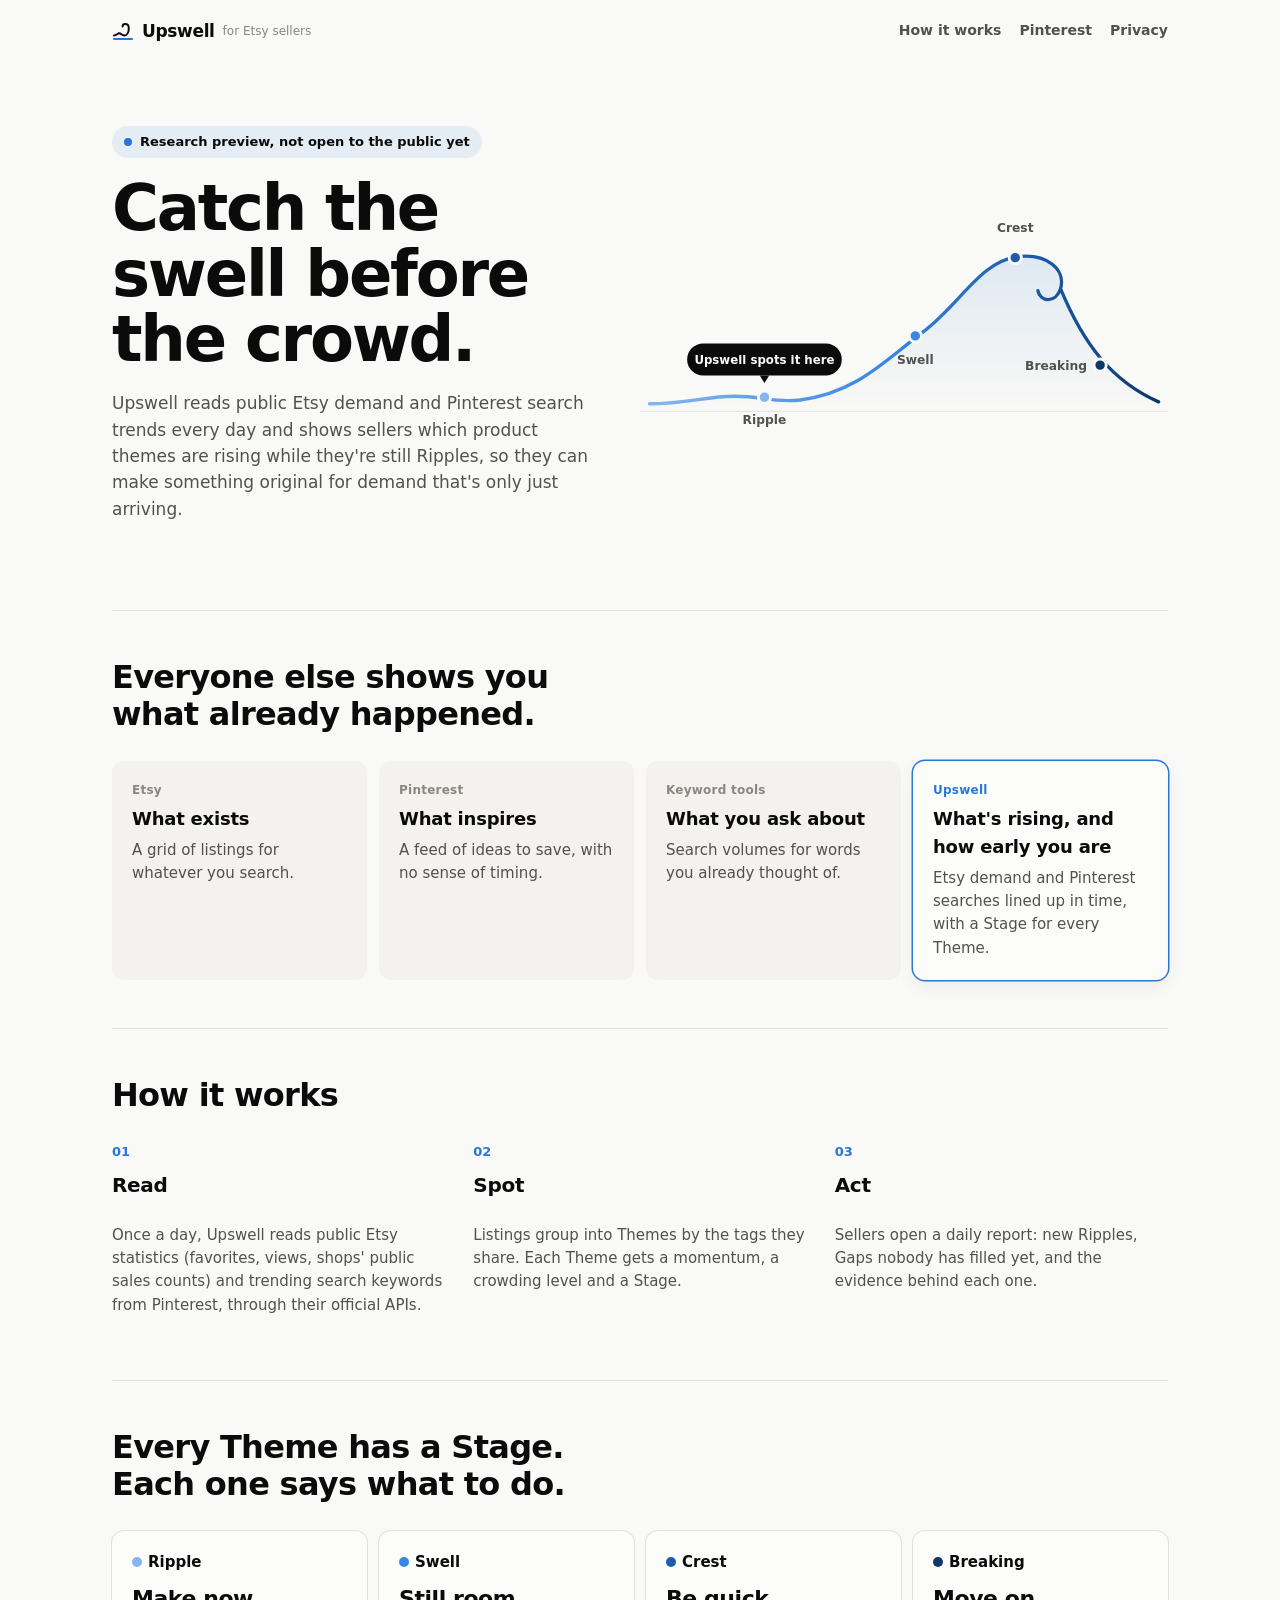
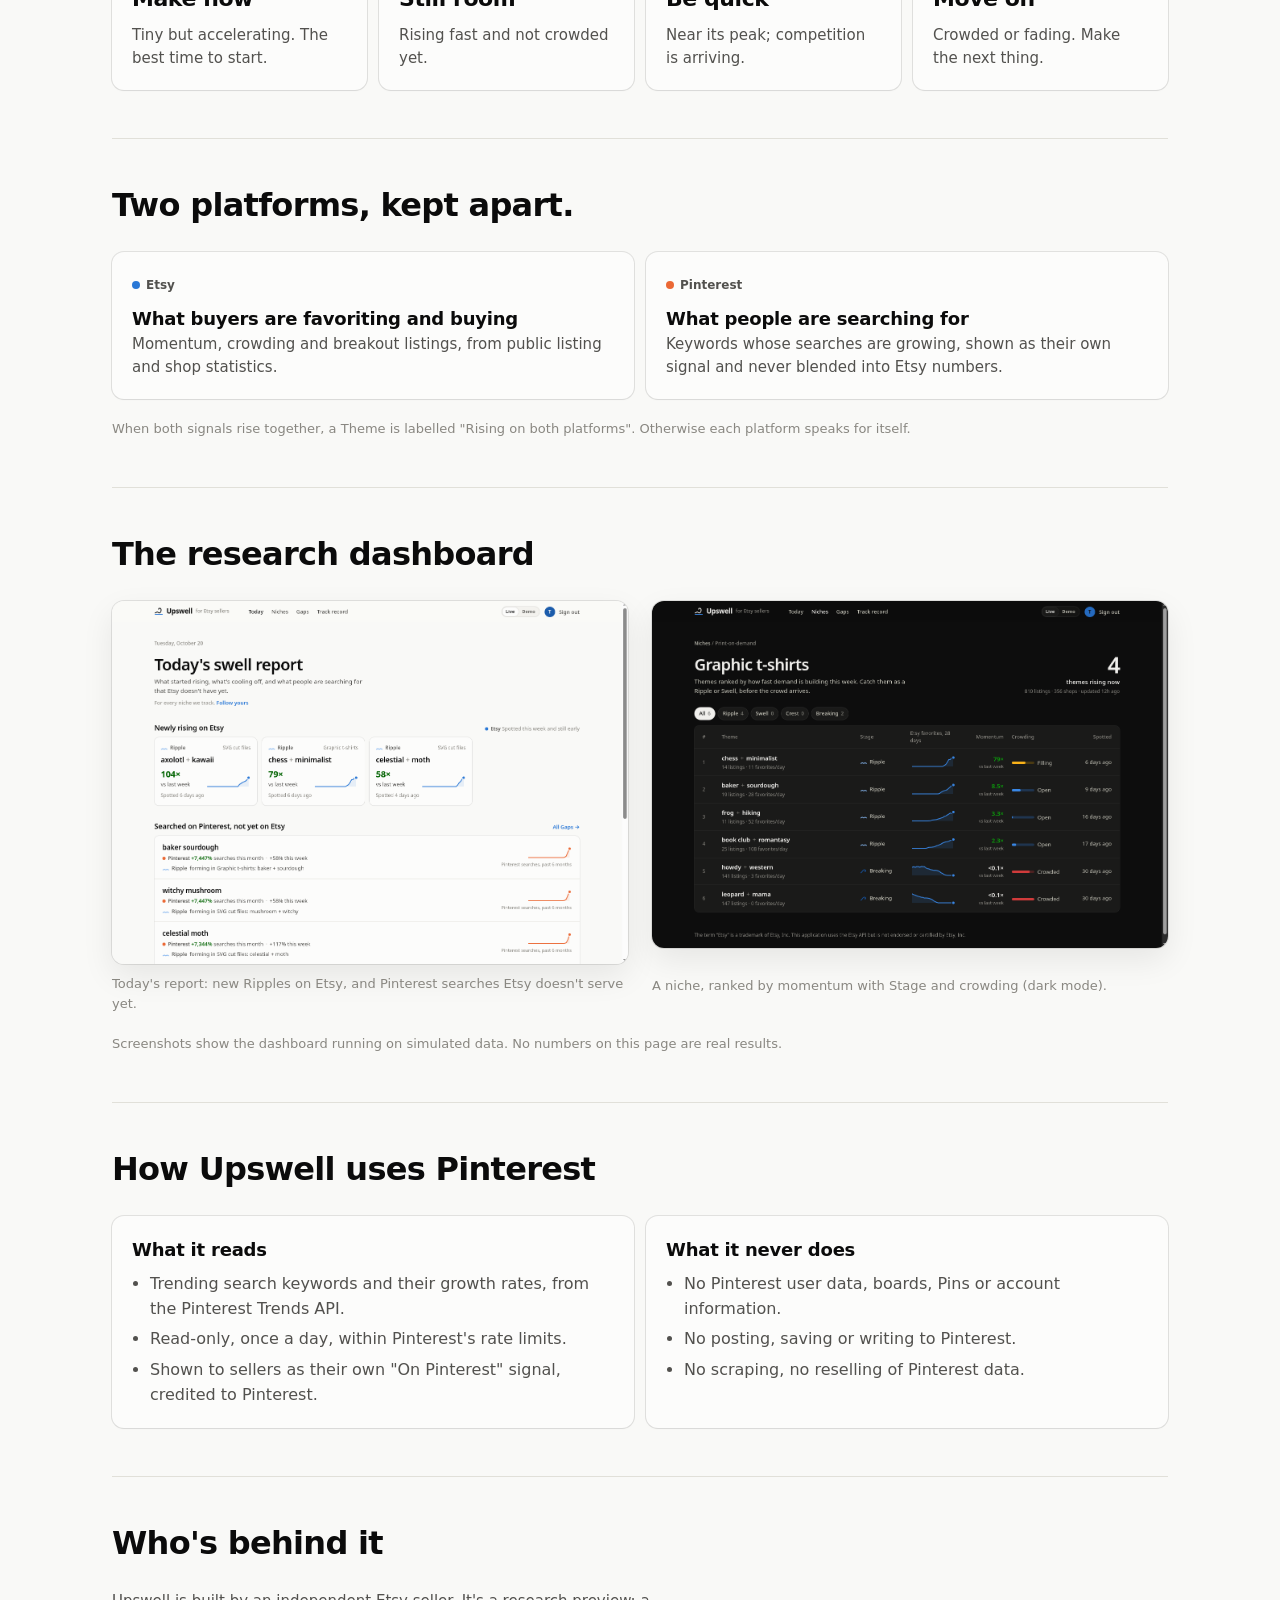
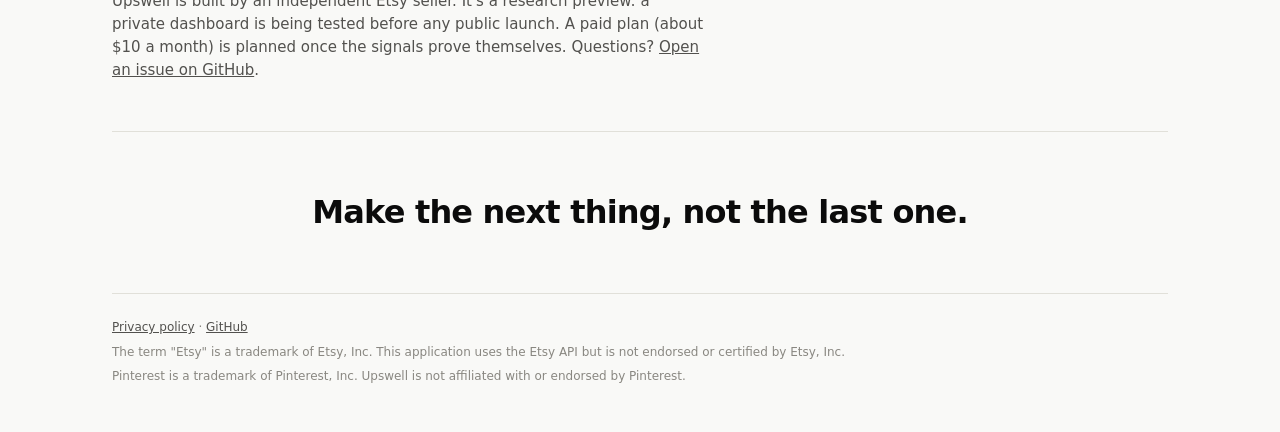
<file: index.html>
<!doctype html>
<html lang="en">
<head>
  <meta charset="utf-8">
  <meta name="viewport" content="width=device-width, initial-scale=1">
  <title>Upswell · Catch the swell before the crowd</title>
  <meta name="description" content="Upswell is a research project that shows Etsy sellers which product themes are rising while they're still early, from public Etsy statistics and Pinterest search trends.">
  <link rel="icon" href="assets/icon.svg" type="image/svg+xml">
  <link rel="stylesheet" href="assets/site.css">
</head>
<body>
  <div class="wrap">
    <header class="top">
      <a class="brand" href="./" aria-label="Upswell home">
        <svg width="22" height="22" viewBox="0 0 22 22" aria-hidden="true">
          <path d="M2 15.5c2.6 0 3.4-2.2 5.2-2.2s2.6 2.2 5 2.2c3.3 0 4.6-4 4.6-7.3 0-2.6-1.6-4.2-3.6-4.2-1.5 0-2.6 1-2.6 2.4" fill="none" stroke="currentColor" stroke-width="2" stroke-linecap="round" stroke-linejoin="round"/>
          <path d="M2 19h18" stroke="var(--series-1)" stroke-width="2" stroke-linecap="round"/>
        </svg>
        Upswell <small>for Etsy sellers</small>
      </a>
      <nav aria-label="Main">
        <a class="wide" href="#how">How it works</a>
        <a href="#pinterest">Pinterest</a>
        <a href="privacy/">Privacy</a>
      </nav>
    </header>

    <main>
      <section class="hero">
        <div class="hero-text">
          <p class="status"><i></i>Research preview, not open to the public yet</p>
          <h1 class="headline">Catch the swell before the crowd.</h1>
          <p class="sub">
            Upswell reads public Etsy demand and Pinterest search trends every day and shows sellers which product
            themes are rising while they're still Ripples, so they can make something original for demand that's only
            just arriving.
          </p>
        </div>
        <figure aria-label="A theme's life as a wave: Ripple, Swell, Crest, Breaking. Upswell spots it at the Ripple." style="margin:0">
          <svg viewBox="0 0 560 260" class="swell" aria-hidden="true">
            <defs>
              <linearGradient id="swell-gradient" x1="0" x2="1" y1="0" y2="0">
                <stop offset="0%" stop-color="var(--stage-1)"/>
                <stop offset="45%" stop-color="var(--stage-2)"/>
                <stop offset="75%" stop-color="var(--stage-3)"/>
                <stop offset="100%" stop-color="var(--stage-4)"/>
              </linearGradient>
              <linearGradient id="swell-wash" x1="0" x2="0" y1="0" y2="1">
                <stop offset="0%" stop-color="var(--series-1)" stop-opacity="0.12"/>
                <stop offset="100%" stop-color="var(--series-1)" stop-opacity="0"/>
              </linearGradient>
            </defs>
            <line x1="0" x2="560" y1="222" y2="222" class="water"/>
            <path class="wash" fill="url(#swell-wash)" d="M10 214 C50 214 70 206 100 206 C130 206 140 213 170 210 C230 202 260 168 300 138 C340 108 360 64 400 58 C432 54 452 72 446 92 C470 150 500 190 550 212 L550 222 L10 222 Z"/>
            <path class="wave" stroke="url(#swell-gradient)" d="M10 214 C50 214 70 206 100 206 C130 206 140 213 170 210 C230 202 260 168 300 138 C340 108 360 64 400 58 C432 54 452 72 446 92 C441 108 424 106 422 94 M446 92 C470 150 500 190 550 212"/>
            <g class="marker"><circle cx="132" cy="207" r="6.5" fill="var(--stage-1)" stroke="var(--page)" stroke-width="3"/><text x="132" y="236" text-anchor="middle" class="label">Ripple</text></g>
            <g class="marker"><circle cx="292" cy="142" r="6.5" fill="var(--stage-2)" stroke="var(--page)" stroke-width="3"/><text x="292" y="172" text-anchor="middle" class="label">Swell</text></g>
            <g class="marker"><circle cx="398" cy="59" r="6.5" fill="var(--stage-3)" stroke="var(--page)" stroke-width="3"/><text x="398" y="32" text-anchor="middle" class="label">Crest</text></g>
            <g class="marker"><circle cx="488" cy="173" r="6.5" fill="var(--stage-4)" stroke="var(--page)" stroke-width="3"/><text x="474" y="178" text-anchor="end" class="label">Breaking</text></g>
            <g class="callout">
              <path d="M132 192 L127 184 L137 184 Z"/>
              <rect x="50" y="150" width="164" height="34" rx="17"/>
              <text x="132" y="171.5" text-anchor="middle">Upswell spots it here</text>
            </g>
          </svg>
        </figure>
      </section>

      <section class="block">
        <h2>Everyone else shows you what already happened.</h2>
        <div class="grid four">
          <div class="tile"><p class="who">Etsy</p><p class="big">What exists</p><p class="dim">A grid of listings for whatever you search.</p></div>
          <div class="tile"><p class="who">Pinterest</p><p class="big">What inspires</p><p class="dim">A feed of ideas to save, with no sense of timing.</p></div>
          <div class="tile"><p class="who">Keyword tools</p><p class="big">What you ask about</p><p class="dim">Search volumes for words you already thought of.</p></div>
          <div class="tile us"><p class="who">Upswell</p><p class="big">What's rising, and how early you are</p><p class="dim">Etsy demand and Pinterest searches lined up in time, with a Stage for every Theme.</p></div>
        </div>
      </section>

      <section class="block" id="how">
        <h2>How it works</h2>
        <ol class="steps grid three" style="gap:28px">
          <li><span class="step-n">01</span><h3>Read</h3><p class="dim">Once a day, Upswell reads public Etsy statistics (favorites, views, shops' public sales counts) and trending search keywords from Pinterest, through their official APIs.</p></li>
          <li><span class="step-n">02</span><h3>Spot</h3><p class="dim">Listings group into Themes by the tags they share. Each Theme gets a momentum, a crowding level and a Stage.</p></li>
          <li><span class="step-n">03</span><h3>Act</h3><p class="dim">Sellers open a daily report: new Ripples, Gaps nobody has filled yet, and the evidence behind each one.</p></li>
        </ol>
      </section>

      <section class="block">
        <h2>Every Theme has a Stage. Each one says what to do.</h2>
        <ul class="steps grid four">
          <li class="card"><span class="stage ripple"><i></i>Ripple</span><p class="advice">Make now</p><p class="dim">Tiny but accelerating. The best time to start.</p></li>
          <li class="card"><span class="stage swell"><i></i>Swell</span><p class="advice">Still room</p><p class="dim">Rising fast and not crowded yet.</p></li>
          <li class="card"><span class="stage crest"><i></i>Crest</span><p class="advice">Be quick</p><p class="dim">Near its peak; competition is arriving.</p></li>
          <li class="card"><span class="stage breaking"><i></i>Breaking</span><p class="advice">Move on</p><p class="dim">Crowded or fading. Make the next thing.</p></li>
        </ul>
      </section>

      <section class="block">
        <h2>Two platforms, kept apart.</h2>
        <div class="grid two">
          <div class="card">
            <span class="platform etsy"><i></i>Etsy</span>
            <p class="big" style="margin-top:8px">What buyers are favoriting and buying</p>
            <p class="dim">Momentum, crowding and breakout listings, from public listing and shop statistics.</p>
          </div>
          <div class="card">
            <span class="platform pinterest"><i></i>Pinterest</span>
            <p class="big" style="margin-top:8px">What people are searching for</p>
            <p class="dim">Keywords whose searches are growing, shown as their own signal and never blended into Etsy numbers.</p>
          </div>
        </div>
        <p class="note">When both signals rise together, a Theme is labelled "Rising on both platforms". Otherwise each platform speaks for itself.</p>
      </section>

      <section class="block">
        <h2>The research dashboard</h2>
        <div class="grid two" style="gap:24px">
          <figure class="shot"><img src="docs/images/today.png" alt="Today's swell report: newly rising Etsy themes and Pinterest searches not yet on Etsy" width="1281" height="900"><figcaption>Today's report: new Ripples on Etsy, and Pinterest searches Etsy doesn't serve yet.</figcaption></figure>
          <figure class="shot"><img src="docs/images/niche-dark.png" alt="A niche page ranking themes by momentum, with stage and crowding" width="1281" height="860"><figcaption>A niche, ranked by momentum with Stage and crowding (dark mode).</figcaption></figure>
        </div>
        <p class="note">Screenshots show the dashboard running on simulated data. No numbers on this page are real results.</p>
      </section>

      <section class="block" id="pinterest">
        <h2>How Upswell uses Pinterest</h2>
        <div class="grid two">
          <div class="card">
            <p class="big">What it reads</p>
            <ul class="list">
              <li>Trending search keywords and their growth rates, from the Pinterest Trends API.</li>
              <li>Read-only, once a day, within Pinterest's rate limits.</li>
              <li>Shown to sellers as their own "On Pinterest" signal, credited to Pinterest.</li>
            </ul>
          </div>
          <div class="card">
            <p class="big">What it never does</p>
            <ul class="list">
              <li>No Pinterest user data, boards, Pins or account information.</li>
              <li>No posting, saving or writing to Pinterest.</li>
              <li>No scraping, no reselling of Pinterest data.</li>
            </ul>
          </div>
        </div>
      </section>

      <section class="block">
        <h2>Who's behind it</h2>
        <p class="dim" style="max-width:62ch;margin:0">
          Upswell is built by an independent Etsy seller. It's a research preview: a private dashboard is being tested
          before any public launch. A paid plan (about $10 a month) is planned once the signals prove themselves.
          Questions? <a href="https://github.com/2styx2/upswell/issues">Open an issue on GitHub</a>.
        </p>
      </section>

      <p class="closing">Make the next thing, not the last one.</p>
    </main>

    <footer>
      <p><a href="privacy/">Privacy policy</a> · <a href="https://github.com/2styx2/upswell">GitHub</a></p>
      <p>The term "Etsy" is a trademark of Etsy, Inc. This application uses the Etsy API but is not endorsed or certified by Etsy, Inc.</p>
      <p>Pinterest is a trademark of Pinterest, Inc. Upswell is not affiliated with or endorsed by Pinterest.</p>
    </footer>
  </div>
</body>
</html>
</file>
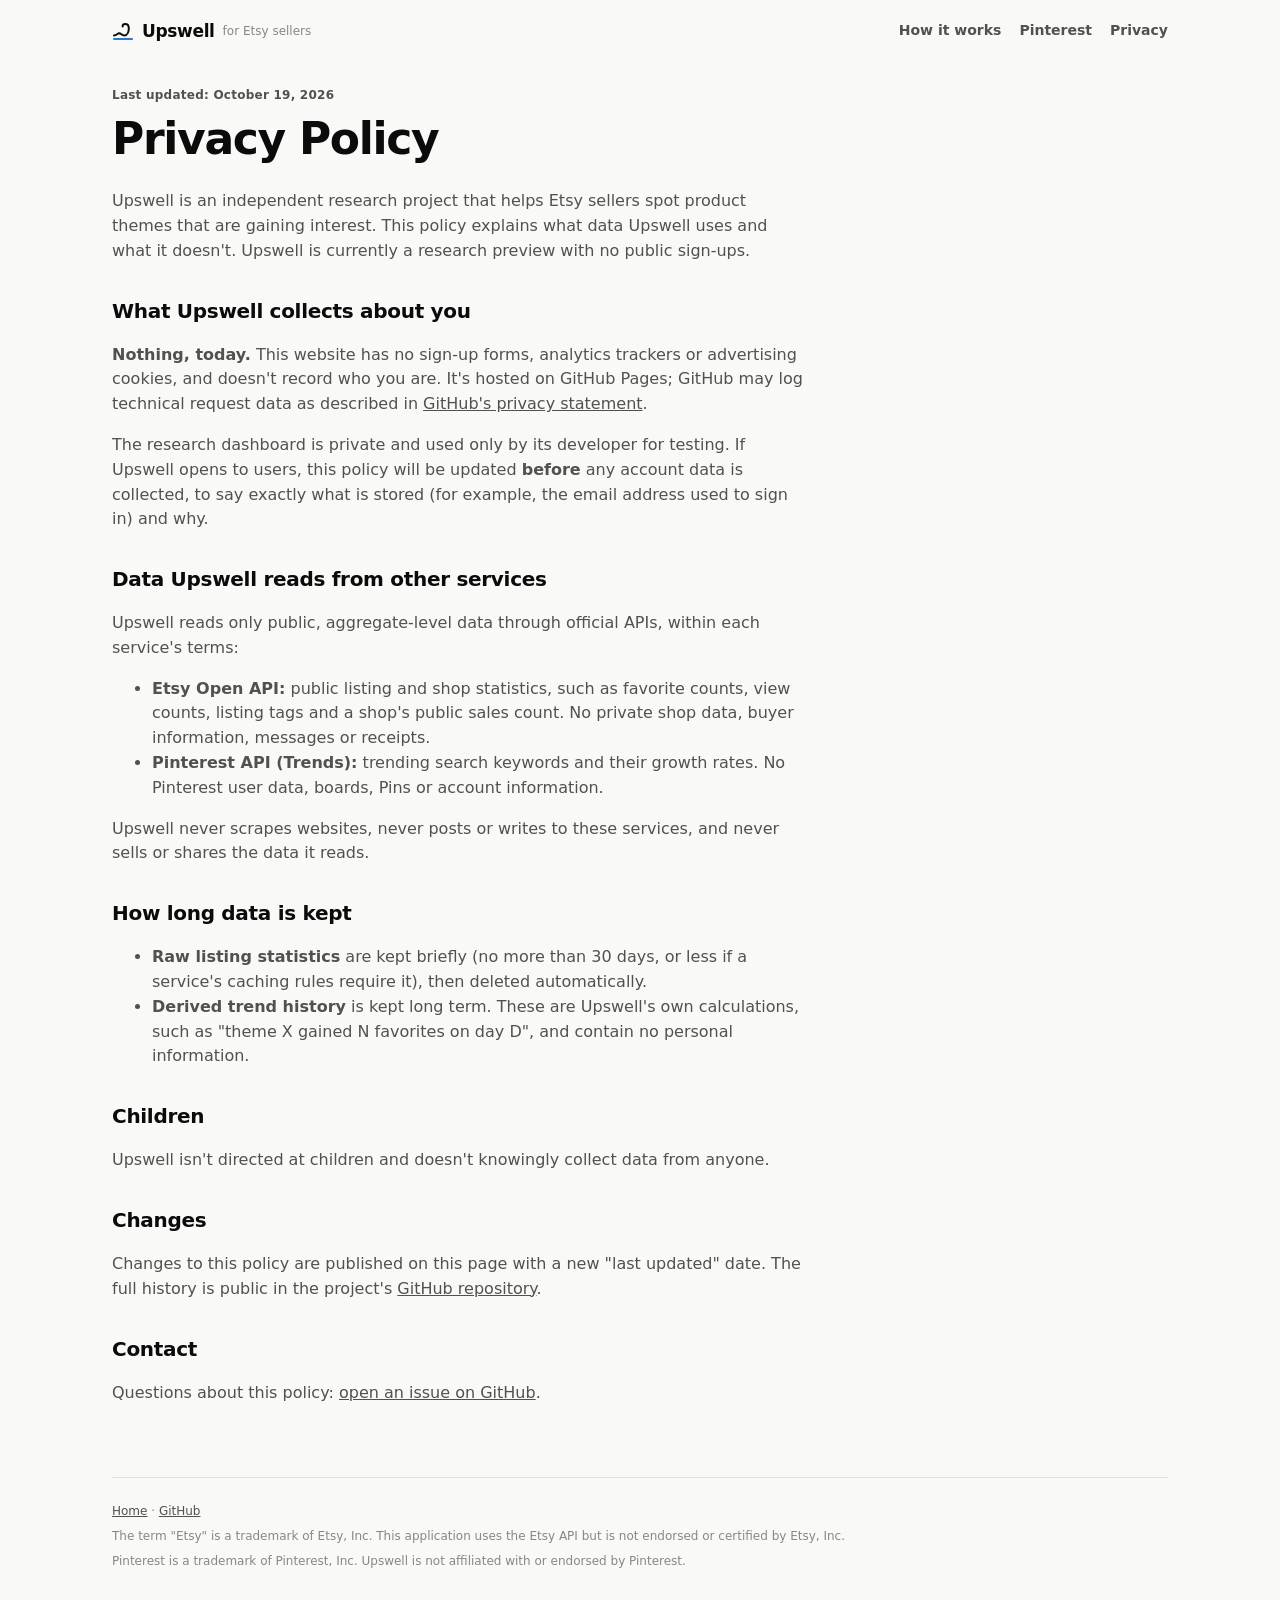
<file: privacy/index.html>
<!doctype html>
<html lang="en">
<head>
  <meta charset="utf-8">
  <meta name="viewport" content="width=device-width, initial-scale=1">
  <title>Privacy Policy · Upswell</title>
  <meta name="description" content="What data Upswell uses, and what it doesn't.">
  <link rel="icon" href="../assets/icon.svg" type="image/svg+xml">
  <link rel="stylesheet" href="../assets/site.css">
</head>
<body>
  <div class="wrap">
    <header class="top">
      <a class="brand" href="../" aria-label="Upswell home">
        <svg width="22" height="22" viewBox="0 0 22 22" aria-hidden="true">
          <path d="M2 15.5c2.6 0 3.4-2.2 5.2-2.2s2.6 2.2 5 2.2c3.3 0 4.6-4 4.6-7.3 0-2.6-1.6-4.2-3.6-4.2-1.5 0-2.6 1-2.6 2.4" fill="none" stroke="currentColor" stroke-width="2" stroke-linecap="round" stroke-linejoin="round"/>
          <path d="M2 19h18" stroke="var(--series-1)" stroke-width="2" stroke-linecap="round"/>
        </svg>
        Upswell <small>for Etsy sellers</small>
      </a>
      <nav aria-label="Main">
        <a class="wide" href="../#how">How it works</a>
        <a href="../#pinterest">Pinterest</a>
        <a href="./" aria-current="page">Privacy</a>
      </nav>
    </header>

    <main class="prose">
      <p class="eyebrow">Last updated: October 19, 2026</p>
      <h1>Privacy Policy</h1>
      <p>
        Upswell is an independent research project that helps Etsy sellers spot product themes that are gaining
        interest. This policy explains what data Upswell uses and what it doesn't. Upswell is currently a research
        preview with no public sign-ups.
      </p>

      <h2>What Upswell collects about you</h2>
      <p>
        <strong>Nothing, today.</strong> This website has no sign-up forms, analytics trackers or advertising cookies,
        and doesn't record who you are. It's hosted on GitHub Pages; GitHub may log technical request data as described
        in <a href="https://docs.github.com/site-policy/privacy-policies/github-general-privacy-statement">GitHub's privacy statement</a>.
      </p>
      <p>
        The research dashboard is private and used only by its developer for testing. If Upswell opens to users, this
        policy will be updated <strong>before</strong> any account data is collected, to say exactly what is stored (for
        example, the email address used to sign in) and why.
      </p>

      <h2>Data Upswell reads from other services</h2>
      <p>Upswell reads only public, aggregate-level data through official APIs, within each service's terms:</p>
      <ul>
        <li><strong>Etsy Open API:</strong> public listing and shop statistics, such as favorite counts, view counts,
          listing tags and a shop's public sales count. No private shop data, buyer information, messages or receipts.</li>
        <li><strong>Pinterest API (Trends):</strong> trending search keywords and their growth rates. No Pinterest user
          data, boards, Pins or account information.</li>
      </ul>
      <p>Upswell never scrapes websites, never posts or writes to these services, and never sells or shares the data it reads.</p>

      <h2>How long data is kept</h2>
      <ul>
        <li><strong>Raw listing statistics</strong> are kept briefly (no more than 30 days, or less if a service's
          caching rules require it), then deleted automatically.</li>
        <li><strong>Derived trend history</strong> is kept long term. These are Upswell's own calculations, such as
          "theme X gained N favorites on day D", and contain no personal information.</li>
      </ul>

      <h2>Children</h2>
      <p>Upswell isn't directed at children and doesn't knowingly collect data from anyone.</p>

      <h2>Changes</h2>
      <p>
        Changes to this policy are published on this page with a new "last updated" date. The full history is public in
        the project's <a href="https://github.com/2styx2/upswell">GitHub repository</a>.
      </p>

      <h2>Contact</h2>
      <p>Questions about this policy: <a href="https://github.com/2styx2/upswell/issues">open an issue on GitHub</a>.</p>
    </main>

    <footer>
      <p><a href="../">Home</a> · <a href="https://github.com/2styx2/upswell">GitHub</a></p>
      <p>The term "Etsy" is a trademark of Etsy, Inc. This application uses the Etsy API but is not endorsed or certified by Etsy, Inc.</p>
      <p>Pinterest is a trademark of Pinterest, Inc. Upswell is not affiliated with or endorsed by Pinterest.</p>
    </footer>
  </div>
</body>
</html>
</file>
<file: assets/site.css>
/* Upswell public site: the same tokens as the app (paper, ink, one data blue). */
:root {
  color-scheme: light;
  --page: #f9f9f7;
  --surface: #fcfcfb;
  --surface-sunk: #f3f2ee;
  --ink: #0b0b0b;
  --ink-2: #52514e;
  --muted: #898781;
  --grid: #e1e0d9;
  --border: rgba(11, 11, 11, 0.1);
  --series-1: #2a78d6;
  --series-1-wash: rgba(42, 120, 214, 0.1);
  --series-2: #eb6834;
  --stage-1: #86b6ef;
  --stage-2: #3987e5;
  --stage-3: #1c5cab;
  --stage-4: #0d366b;
  --ease-out: cubic-bezier(0.23, 1, 0.32, 1);
  --ease-in-out: cubic-bezier(0.77, 0, 0.175, 1);
  --gutter: 16px;
}

@media (prefers-color-scheme: dark) {
  :root {
    color-scheme: dark;
    --page: #0d0d0d;
    --surface: #1a1a19;
    --surface-sunk: #141413;
    --ink: #f0efec;
    --ink-2: #c3c2b7;
    --muted: #898781;
    --grid: #2c2c2a;
    --border: rgba(255, 255, 255, 0.1);
    --series-1: #3987e5;
    --series-1-wash: rgba(57, 135, 229, 0.14);
    --series-2: #d95926;
    --stage-2: #5598e7;
    --stage-3: #256abf;
    --stage-4: #184f95;
  }
}

@media (min-width: 720px) {
  :root {
    --gutter: 32px;
  }
}

*,
*::before,
*::after {
  box-sizing: border-box;
}

body {
  margin: 0;
  background: var(--page);
  color: var(--ink);
  font: 400 1rem/1.55 system-ui, -apple-system, "Segoe UI", sans-serif;
  -webkit-font-smoothing: antialiased;
}

a {
  color: inherit;
}

:focus-visible {
  outline: 2px solid var(--series-1);
  outline-offset: 2px;
  border-radius: 4px;
}

.wrap {
  max-width: 1120px;
  margin: 0 auto;
  padding: 0 var(--gutter);
}

/* Header */
.top {
  display: flex;
  align-items: center;
  justify-content: space-between;
  gap: 16px;
  padding: 18px 0;
}

.brand {
  display: inline-flex;
  align-items: center;
  gap: 8px;
  font-weight: 680;
  font-size: 1.0625rem;
  letter-spacing: -0.02em;
  text-decoration: none;
}

.brand small {
  font-size: 0.75rem;
  font-weight: 500;
  letter-spacing: 0;
  color: var(--muted);
}

.top nav {
  display: flex;
  gap: 18px;
  font-size: 0.875rem;
  font-weight: 550;
}

.top nav a {
  color: var(--ink-2);
  text-decoration: none;
  transition: color 150ms ease;
}

@media (hover: hover) and (pointer: fine) {
  .top nav a:hover {
    color: var(--ink);
  }
}

/* Type: tracking tightens as size grows. */
h1,
h2,
h3 {
  margin: 0;
  font-weight: 650;
  text-wrap: balance;
}

.eyebrow {
  margin: 0;
  font-size: 0.75rem;
  font-weight: 600;
  letter-spacing: 0.02em;
  color: var(--muted);
}

.headline {
  font-size: clamp(2.4rem, 5.6vw, 4rem);
  line-height: 1.02;
  letter-spacing: -0.035em;
}

.sub {
  margin: 0;
  max-width: 46ch;
  font-size: 1.0625rem;
  color: var(--ink-2);
}

.status {
  display: inline-flex;
  align-items: center;
  gap: 8px;
  margin: 0;
  padding: 6px 12px;
  border-radius: 999px;
  font-size: 0.8125rem;
  font-weight: 600;
  background: var(--series-1-wash);
  color: var(--ink);
}

.status i {
  width: 8px;
  height: 8px;
  border-radius: 999px;
  background: var(--series-1);
}

/* Hero */
.hero {
  display: grid;
  gap: 32px;
  align-items: center;
  padding: 40px 0 64px;
}

@media (min-width: 900px) {
  .hero {
    grid-template-columns: minmax(0, 1fr) minmax(0, 1.1fr);
    gap: 48px;
    padding: 64px 0 88px;
  }
}

.hero-text {
  display: grid;
  gap: 18px;
  justify-items: start;
}

/* Swell lifecycle picture: draws once (explanation), then stages arrive in order. */
.swell {
  display: block;
  width: 100%;
  height: auto;
  overflow: visible;
}

.swell .water {
  stroke: var(--grid);
  stroke-width: 1;
}

.swell .wave {
  fill: none;
  stroke-width: 3.5;
  stroke-linecap: round;
  stroke-linejoin: round;
  stroke-dasharray: 720;
  stroke-dashoffset: 720;
  animation: draw 1400ms var(--ease-in-out) 150ms forwards;
}

.swell .wash {
  opacity: 0;
  animation: appear 600ms ease 900ms forwards;
}

.swell .marker {
  animation: settle 260ms var(--ease-out) backwards;
}

.swell .marker:nth-of-type(1) {
  animation-delay: 500ms;
}
.swell .marker:nth-of-type(2) {
  animation-delay: 760ms;
}
.swell .marker:nth-of-type(3) {
  animation-delay: 1020ms;
}
.swell .marker:nth-of-type(4) {
  animation-delay: 1280ms;
}

.swell .label {
  font-size: 13px;
  font-weight: 600;
  fill: var(--ink-2);
}

.swell .callout {
  transform-box: fill-box;
  transform-origin: 50% 100%;
  animation: callout 320ms var(--ease-out) 1650ms backwards;
}

.swell .callout rect,
.swell .callout path {
  fill: var(--ink);
}

.swell .callout text {
  font-size: 12.5px;
  font-weight: 600;
  fill: var(--page);
}

@keyframes draw {
  to {
    stroke-dashoffset: 0;
  }
}

@keyframes appear {
  to {
    opacity: 1;
  }
}

@keyframes settle {
  from {
    opacity: 0;
    transform: translateY(4px);
  }
}

@keyframes callout {
  from {
    opacity: 0;
    transform: scale(0.95) translateY(4px);
  }
}

@media (max-width: 600px) {
  .swell .label {
    font-size: 18px;
  }
  .swell .callout text {
    font-size: 15.5px;
  }
}

@media (prefers-reduced-motion: reduce) {
  .swell .wave {
    stroke-dashoffset: 0;
    animation: none;
  }
  .swell .wash {
    opacity: 1;
    animation: none;
  }
  .swell .marker,
  .swell .callout {
    animation: appear-in 200ms ease backwards;
  }
}

@keyframes appear-in {
  from {
    opacity: 0;
  }
}

/* Sections */
section.block {
  padding: 48px 0;
  border-top: 1px solid var(--grid);
}

.block > h2 {
  font-size: clamp(1.5rem, 2.8vw, 2rem);
  line-height: 1.15;
  letter-spacing: -0.022em;
  max-width: 26ch;
  margin-bottom: 28px;
}

.grid {
  display: grid;
  gap: 12px;
}

@media (min-width: 720px) {
  .grid.four {
    grid-template-columns: repeat(4, minmax(0, 1fr));
  }
  .grid.three {
    grid-template-columns: repeat(3, minmax(0, 1fr));
  }
  .grid.two {
    grid-template-columns: repeat(2, minmax(0, 1fr));
  }
}

.tile {
  display: grid;
  gap: 6px;
  align-content: start;
  padding: 20px;
  border-radius: 12px;
  background: var(--surface-sunk);
}

.tile.us {
  background: var(--surface);
  box-shadow: 0 0 0 1.5px var(--series-1), 0 6px 20px rgba(0, 0, 0, 0.06);
}

.card {
  padding: 20px;
  border-radius: 12px;
  background: var(--surface);
  box-shadow: 0 0 0 1px var(--border), 0 1px 2px rgba(0, 0, 0, 0.04);
}

.tile p,
.card p {
  margin: 0;
}

.who {
  font-size: 0.75rem;
  font-weight: 600;
  letter-spacing: 0.02em;
  color: var(--muted);
}

.us .who {
  color: var(--series-1);
}

.big {
  font-size: 1.125rem;
  font-weight: 650;
  letter-spacing: -0.012em;
}

.dim {
  font-size: 0.9375rem;
  color: var(--ink-2);
}

.step-n {
  font-size: 0.8125rem;
  font-weight: 600;
  color: var(--series-1);
  font-variant-numeric: tabular-nums;
}

.steps h3 {
  font-size: 1.25rem;
  letter-spacing: -0.015em;
}

.steps li {
  display: grid;
  gap: 8px;
  align-content: start;
}

.steps {
  list-style: none;
  margin: 0;
  padding: 0;
}

.stage {
  display: inline-flex;
  align-items: center;
  gap: 6px;
  font-size: 0.9375rem;
  font-weight: 600;
}

.advice {
  font-size: 1.375rem;
  font-weight: 650;
  letter-spacing: -0.02em;
}

/* Platforms: Etsy blue, Pinterest orange, never merged. */
.platform {
  display: inline-flex;
  align-items: center;
  gap: 6px;
  font-size: 0.75rem;
  font-weight: 600;
  color: var(--ink-2);
}

.platform i {
  width: 8px;
  height: 8px;
  border-radius: 999px;
  background: var(--dot);
}

.platform.etsy {
  --dot: var(--series-1);
}

.platform.pinterest {
  --dot: var(--series-2);
}

.list {
  margin: 8px 0 0;
  padding-left: 18px;
  color: var(--ink-2);
}

.list li + li {
  margin-top: 6px;
}

.closing {
  margin: 0;
  padding: 56px 0;
  border-top: 1px solid var(--grid);
  font-size: clamp(1.4rem, 3vw, 2rem);
  font-weight: 650;
  letter-spacing: -0.025em;
  text-align: center;
}

footer {
  padding: 24px 0 40px;
  border-top: 1px solid var(--grid);
  font-size: 0.75rem;
  color: var(--muted);
}

footer p {
  margin: 0 0 6px;
}

footer a {
  color: var(--ink-2);
}

/* Long-form pages (privacy) */
.prose {
  max-width: 68ch;
  padding: 24px 0 56px;
}

.prose h1 {
  font-size: clamp(2rem, 4vw, 2.75rem);
  letter-spacing: -0.03em;
  margin-bottom: 8px;
}

.prose h2 {
  font-size: 1.25rem;
  letter-spacing: -0.015em;
  margin: 32px 0 8px;
}

.prose p,
.prose li {
  color: var(--ink-2);
}

/* Stage dots: the same blue ramp as the wave. */
.stage i {
  width: 10px;
  height: 10px;
  border-radius: 999px;
  background: var(--dot);
}

.stage.ripple { --dot: var(--stage-1); }
.stage.swell { --dot: var(--stage-2); }
.stage.crest { --dot: var(--stage-3); }
.stage.breaking { --dot: var(--stage-4); }

/* Screenshots of the research dashboard. */
.shot {
  margin: 0;
  display: grid;
  gap: 10px;
}

.shot img {
  display: block;
  width: 100%;
  height: auto;
  border-radius: 12px;
  box-shadow: 0 0 0 1px var(--border), 0 12px 32px rgba(0, 0, 0, 0.08);
}

.shot figcaption {
  font-size: 0.8125rem;
  color: var(--muted);
}

.note {
  margin: 20px 0 0;
  font-size: 0.8125rem;
  color: var(--muted);
}

/* Phones: keep the header on one line. */
@media (max-width: 560px) {
  .brand small,
  .top nav a.wide {
    display: none;
  }
}

.top nav a {
  white-space: nowrap;
}
</file>
